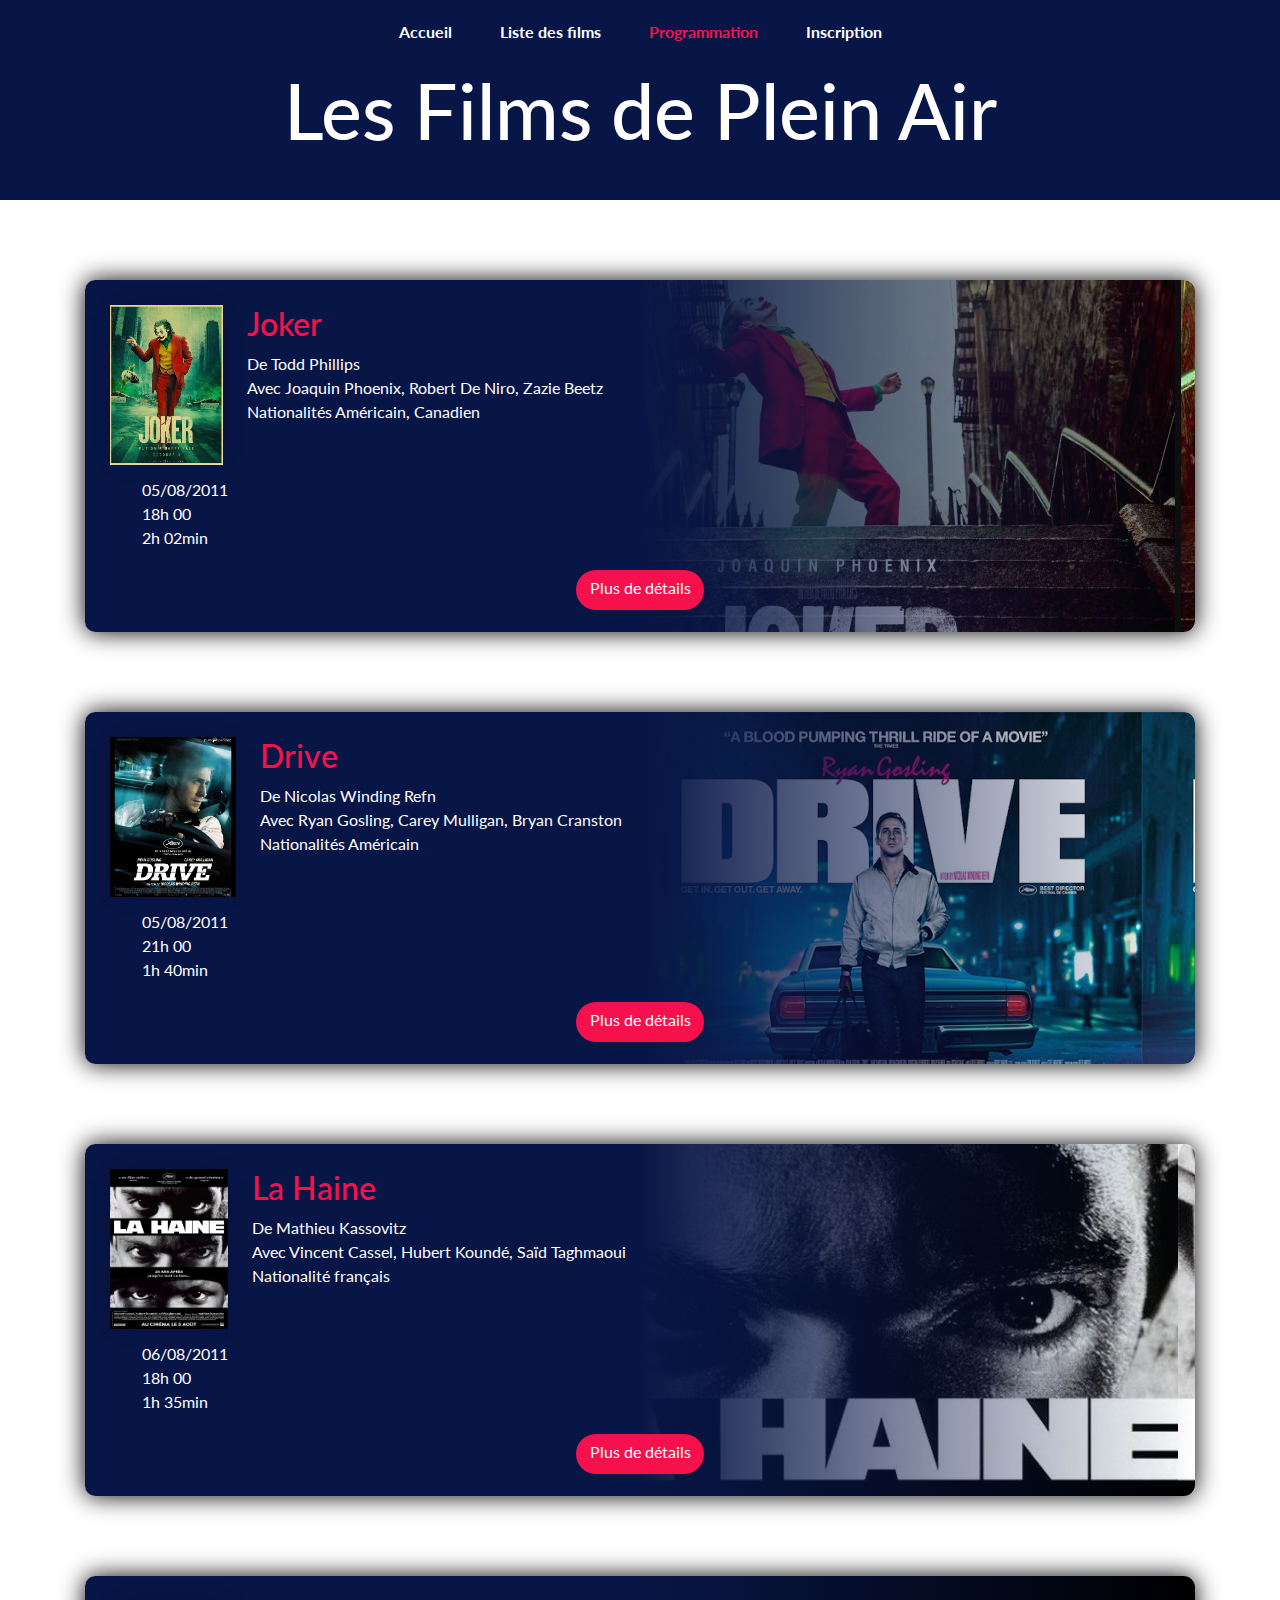
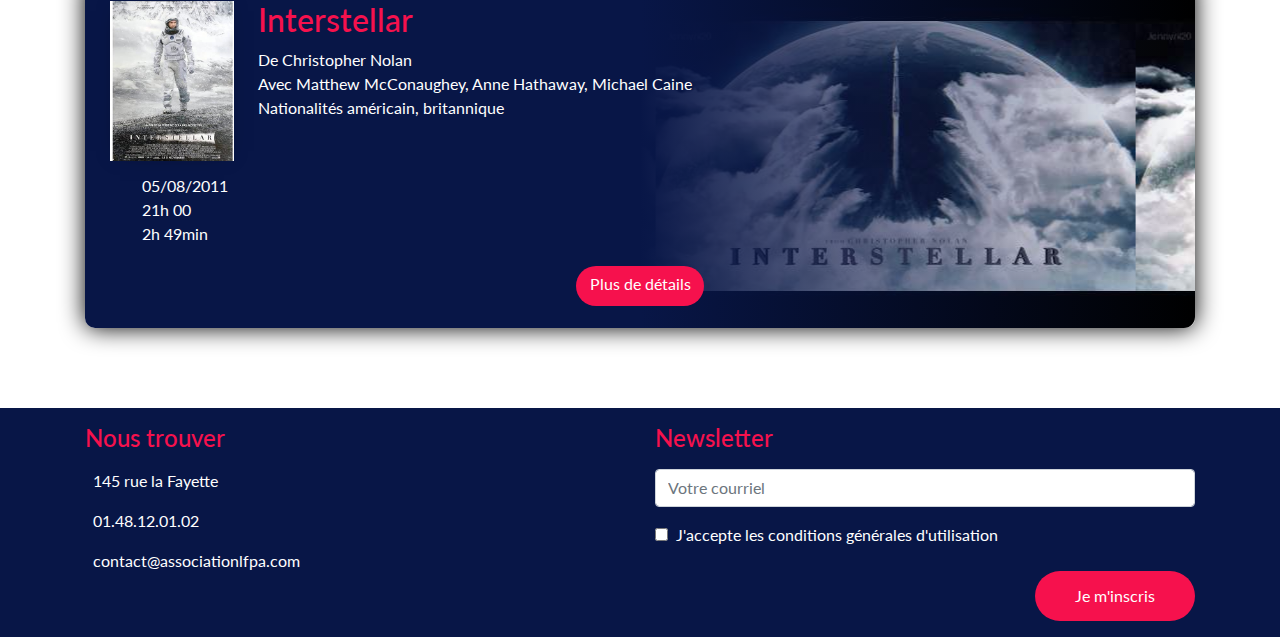
<file: agenda.html>
<!DOCTYPE html>
<html lang="fr">
<head>
    <meta name="viewport" content="width=device-width, initial-scale=1, shrink-to-fit=no">
    <meta charset="UTF-8">
    <link rel="stylesheet" href="https://stackpath.bootstrapcdn.com/bootstrap/4.3.1/css/bootstrap.min.css"
          integrity="sha384-ggOyR0iXCbMQv3Xipma34MD+dH/1fQ784/j6cY/iJTQUOhcWr7x9JvoRxT2MZw1T" crossorigin="anonymous">
    <link rel="stylesheet" href="https://use.fontawesome.com/releases/v5.7.2/css/all.css"
          integrity="sha384-fnmOCqbTlWIlj8LyTjo7mOUStjsKC4pOpQbqyi7RrhN7udi9RwhKkMHpvLbHG9Sr" crossorigin="anonymous">
    <script src="https://code.jquery.com/jquery-3.5.1.min.js"></script>
    <script src="https://stackpath.bootstrapcdn.com/bootstrap/4.5.2/js/bootstrap.min.js"
            integrity="sha384-B4gt1jrGC7Jh4AgTPSdUtOBvfO8shuf57BaghqFfPlYxofvL8/KUEfYiJOMMV+rV"
            crossorigin="anonymous"></script>
    <link rel="stylesheet" href="style.css">
    <title>Les Films de Plein Air</title>
</head>
<body>
<header>
    <div class="bg-cover">
        <div class="ml-0 mr-0 pb-1">
            <nav class="navbar navbar-expand-md">
                <button class="navbar-toggler ml-auto" data-target="#my-nav" data-toggle="collapse"
                        aria-controls="my-nav" aria-expanded="false" onclick="myFunction(this)"
                        aria-label="Toggle navigation">
                    <span class="bar1"></span> <span class="bar2"></span> <span class="bar3"></span>
                </button>
                <div id="my-nav" class="collapse navbar-collapse">
                    <ul class="navbar-nav mx-auto">
                        <li class="nav-item">
                            <a class="nav-link" href="index.html">Accueil</a>
                        </li>
                        <li class="nav-item">
                            <a class="nav-link" href="liste.html">Liste des films</a>
                        </li>
                        <li class="nav-item">
                            <a class="nav-link nav-active" href="agenda.html">Programmation</a>
                        </li>
                        <li class="nav-item">
                            <a class="nav-link" href="inscription.html">Inscription</a>
                        </li>
                    </ul>
                </div>
            </nav>
        </div>
        <h2 class="logo">Les Films de Plein Air</h2>
        <nav class="nav nav-fill">
            <li class="nav-item">
                <a class="nav-link" href="https://facebook.com/" target="_blank"><i
                        class="fab fa-facebook-f"></i></a>
            </li>
            <li class="nav-item">
                <a class="nav-link" href="https://twitter.com/" target="_blank"><i
                        class="fab fa-twitter"></i></a>
            </li>
            <li class="nav-item">
                <a class="nav-link" href="https://instagram.com/"><i class="fab fa-instagram"></i></a>
            </li>
        </nav>
    </div>
</header>

<main<main>

    <div class="container">

        <div class="film_card">
            <div class="info_section">
                <div class="film_header">
                    <img class="petite_affiche" src="Images/ajoker.jpg"/>
                    <h2>Joker</h2>
                    <p>De Todd Phillips <br>
                        Avec Joaquin Phoenix, Robert De Niro, Zazie Beetz <br>
                        Nationalités Américain, Canadien</p>
                </div>
                <div class="film_horaire">
                    <br>
                    <p><i class="far fa-calendar-alt"></i> 05/08/2011 <br><i class="far fa-clock"></i> 18h 00 <br> <i
                            class="fas fa-stopwatch"></i> 2h 02min</p>
                </div>
                <div class="btn mb-2"><a href="details-joker.html">Plus de détails</a></div>
            </div>
            <div class="img_back joker_back"></div>
        </div>

        <div class="film_card">
            <div class="info_section">
                <div class="film_header">
                    <img class="petite_affiche" src="Images/adrive.jpg"/>
                    <h2>Drive</h2>
                    <p>De Nicolas Winding Refn <br>
                        Avec Ryan Gosling, Carey Mulligan, Bryan Cranston <br>
                        Nationalités Américain</p>
                </div>
                <div class="film_horaire">
                    <br>
                    <p><i class="far fa-calendar-alt"></i> 05/08/2011 <br> <i class="far fa-clock"></i> 21h 00 <br> <i
                            class="fas fa-stopwatch"></i> 1h 40min</p>
                </div>
                <div class="btn"><a href="details-drive.html">Plus de détails</a></div>
            </div>
            <div class="img_back drive_back"></div>
        </div>

        <div class="film_card">
            <div class="info_section">
                <div class="film_header">
                    <img class="petite_affiche" src="Images/lahaine.jpg"/>
                    <h2>La Haine</h2>
                    <p>De Mathieu Kassovitz<br>
                        Avec Vincent Cassel, Hubert Koundé, Saïd Taghmaoui<br>
                        Nationalité français</p>
                </div>
                <div class="film_horaire">
                    <br>
                    <p><i class="far fa-calendar-alt"></i> 06/08/2011 <br><i class="far fa-clock"></i> 18h 00 <br> <i
                            class="fas fa-stopwatch"></i> 1h 35min</p>
                </div>

                <div class="btn "><a href="#">Plus de détails</a></div>

            </div>
            <div class="img_back lh_back"></div>
        </div>

        <div class="film_card">
            <div class="info_section">
                <div class="film_header">
                    <img class="petite_affiche" src="Images/interstelllar.jpg"/>
                    <h2>Interstellar</h2>
                    <p>De Christopher Nolan <br>
                        Avec Matthew McConaughey, Anne Hathaway, Michael Caine<br>
                        Nationalités américain, britannique</p>
                </div>
                <div class="film_horaire">
                    <br>
                    <p><i class="far fa-calendar-alt"></i> 05/08/2011 <br><i class="far fa-clock"></i> 21h 00 <br> <i
                            class="fas fa-stopwatch"></i> 2h 49min</p>
                </div>

                <div class="btn "><a href="#">Plus de détails</a></div>

            </div>
            <div class="img_back inter_back"></div>
        </div>
    </div>

</main>


<footer>
    <div class="container">
        <div class="row pt-3">
            <div class="col-md-6 col-12 mb-3">
                <h4 class="mb-3">Nous trouver</h4>
                <p><i class="fas fa-map-marker-alt mr-2"></i> 145 rue la Fayette</p>
                <p><i class="fas fa-phone mr-2"></i> 01.48.12.01.02</p>
                <p><i class="fas fa-at mr-2"></i> contact@associationlfpa.com</p>
            </div>
            <div class="col-md-6 col-12">
                <h4 class="mb-3">Newsletter</h4>
                <p>
                    <input type="text" placeholder="Votre courriel" class="form-control"/>
                </p>
                <p>
                    <input type="checkbox" name="contitions" id="conditions" class="mr-1">
                    <label for="conditions">J'accepte les conditions générales d'utilisation</label>
                </p>
                <p class="text-right">
                    <button class="btn btn-secondary">Je m'inscris</button>
                </p>
            </div>
        </div>
    </div>
</footer>
</body>
</html>
</file>
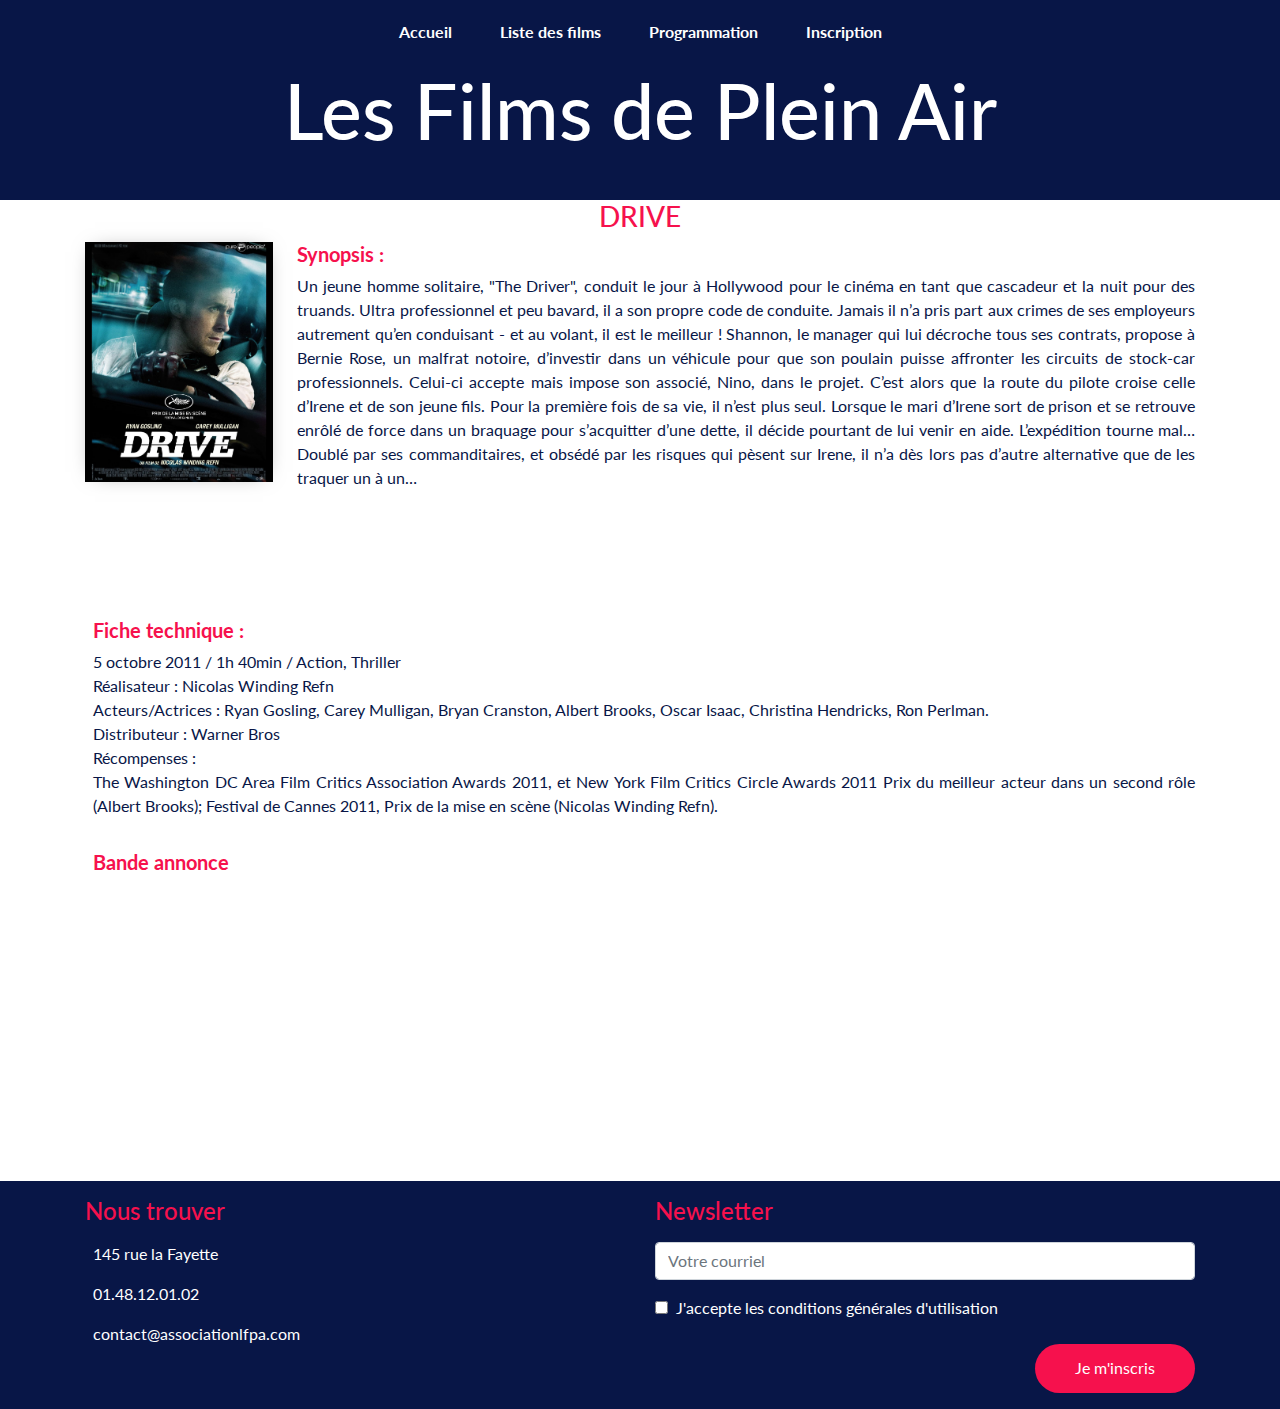
<file: details-drive.html>
<!DOCTYPE html>
<html lang="fr">
<head>
    <meta name="viewport" content="width=device-width, initial-scale=1, shrink-to-fit=no">
    <meta charset="UTF-8">
    <link rel="stylesheet" href="https://stackpath.bootstrapcdn.com/bootstrap/4.3.1/css/bootstrap.min.css"
          integrity="sha384-ggOyR0iXCbMQv3Xipma34MD+dH/1fQ784/j6cY/iJTQUOhcWr7x9JvoRxT2MZw1T" crossorigin="anonymous">
    <link rel="stylesheet" href="https://use.fontawesome.com/releases/v5.7.2/css/all.css"
          integrity="sha384-fnmOCqbTlWIlj8LyTjo7mOUStjsKC4pOpQbqyi7RrhN7udi9RwhKkMHpvLbHG9Sr" crossorigin="anonymous">
    <script src="https://code.jquery.com/jquery-3.5.1.min.js"></script>
    <script src="https://stackpath.bootstrapcdn.com/bootstrap/4.5.2/js/bootstrap.min.js"
            integrity="sha384-B4gt1jrGC7Jh4AgTPSdUtOBvfO8shuf57BaghqFfPlYxofvL8/KUEfYiJOMMV+rV"
            crossorigin="anonymous"></script>
    <link rel="stylesheet" href="style.css">
    <title>Les Films de Plein Air</title>
</head>
<body>
<header>
    <div class="bg-cover">
        <div class="ml-0 mr-0 pb-1">
            <nav class="navbar navbar-expand-md">
                <button class="navbar-toggler ml-auto" data-target="#my-nav" data-toggle="collapse" aria-controls="my-nav" aria-expanded="false" onclick="myFunction(this)" aria-label="Toggle navigation">
                    <span class="bar1"></span> <span class="bar2"></span> <span class="bar3"></span>
                </button>
                <div id="my-nav" class="collapse navbar-collapse">
                    <ul class="navbar-nav mx-auto">
                        <li class="nav-item">
                            <a class="nav-link" href="index.html">Accueil</a>
                        </li>
                        <li class="nav-item">
                            <a class="nav-link" href="liste.html">Liste des films</a>
                        </li>
                        <li class="nav-item">
                            <a class="nav-link" href="agenda.html">Programmation</a>
                        </li>
                        <li class="nav-item">
                            <a class="nav-link" href="inscription.html">Inscription</a>
                        </li>
                    </ul>
                </div>
            </nav>
        </div>
        <h2 class="logo">Les Films de Plein Air</h2>
        <nav class="nav nav-fill">
            <li class="nav-item">
                <a class="nav-link" href="https://facebook.com/" target="_blank"><i
                        class="fab fa-facebook-f"></i></a>
            </li>
            <li class="nav-item">
                <a class="nav-link" href="https://twitter.com/" target="_blank"><i
                        class="fab fa-twitter"></i></a>
            </li>
            <li class="nav-item">
                <a class="nav-link" href="https://instagram.com/"><i class="fab fa-instagram"></i></a>
            </li>
        </nav>
    </div>
</header>
<div class="container">
<main>
    <h3 class="titre_details">Drive</h3>
    <div class="film_details">
        <img  class="petite_affiche" src="Images/adrive.jpg" alt="Affiche du film Drive">
        <div class="description_film">
            <h5>Synopsis :</h5>
            <p>Un jeune homme solitaire, "The Driver", conduit le jour à Hollywood pour le cinéma en tant que cascadeur
                et la nuit pour des truands. Ultra professionnel et peu bavard, il a son propre code de conduite. Jamais
                il n’a pris part aux crimes de ses employeurs autrement qu’en conduisant - et au volant, il est le
                meilleur !
                Shannon, le manager qui lui décroche tous ses contrats, propose à Bernie Rose, un malfrat notoire,
                d’investir dans un véhicule pour que son poulain puisse affronter les circuits de stock-car
                professionnels. Celui-ci accepte mais impose son associé, Nino, dans le projet.
                C’est alors que la route du pilote croise celle d’Irene et de son jeune fils.
                Pour la première fois de sa vie, il n’est plus seul.
                Lorsque le mari d’Irene sort de prison et se retrouve enrôlé de force dans un braquage pour s’acquitter
                d’une dette, il décide pourtant de lui venir en aide. L’expédition tourne mal…
                Doublé par ses commanditaires, et obsédé par les risques qui pèsent sur Irene, il n’a dès lors pas
                d’autre alternative que de les traquer un à un…
            </p>
        </div>
    </div>
    <div class="fiche_technique">
        <h5>Fiche technique :</h5>
        <p>5 octobre 2011 / 1h 40min / Action, Thriller <br>
            Réalisateur : Nicolas Winding Refn <br>
            Acteurs/Actrices : Ryan Gosling, Carey Mulligan, Bryan Cranston, Albert Brooks, Oscar Isaac,
            Christina Hendricks, Ron Perlman.<br>
            Distributeur : Warner Bros <br>
            Récompenses : <br>The Washington DC Area Film Critics Association Awards 2011, et
            New York Film Critics Circle Awards 2011 Prix du meilleur acteur dans un second rôle (Albert Brooks);
            Festival de Cannes 2011, Prix de la mise en scène (Nicolas Winding Refn).
        </p>
    </div>
    <div class="trailer">
        <h5>Bande annonce</h5>
        <iframe width="560" height="315" src="https://www.youtube.com/embed/4Wz990aqSDA" frameborder="0"
                allow="accelerometer; autoplay; clipboard-write; encrypted-media; gyroscope; picture-in-picture"
                allowfullscreen>
        </iframe>
    </div>

</main>
</div>


<footer>
    <div class="container">
        <div class="row pt-3">
            <div class="col-md-6 col-12 mb-3">
                <h4 class="mb-3">Nous trouver</h4>
                <p><i class="fas fa-map-marker-alt mr-2"></i> 145 rue la Fayette</p>
                <p><i class="fas fa-phone mr-2"></i> 01.48.12.01.02</p>
                <p><i class="fas fa-at mr-2"></i> contact@associationlfpa.com</p>
            </div>
            <div class="col-md-6 col-12">
                <h4 class="mb-3">Newsletter</h4>
                <p>
                    <input type="text" placeholder="Votre courriel" class="form-control"/>
                </p>
                <p>
                    <input type="checkbox" name="contitions" id="conditions" class="mr-1">
                    <label for="conditions">J'accepte les conditions générales d'utilisation</label>
                </p>
                <p class="text-right">
                    <button class="btn btn-secondary">Je m'inscris</button>
                </p>
            </div>
        </div>
    </div>
</footer>
</body>
</html>
</file>
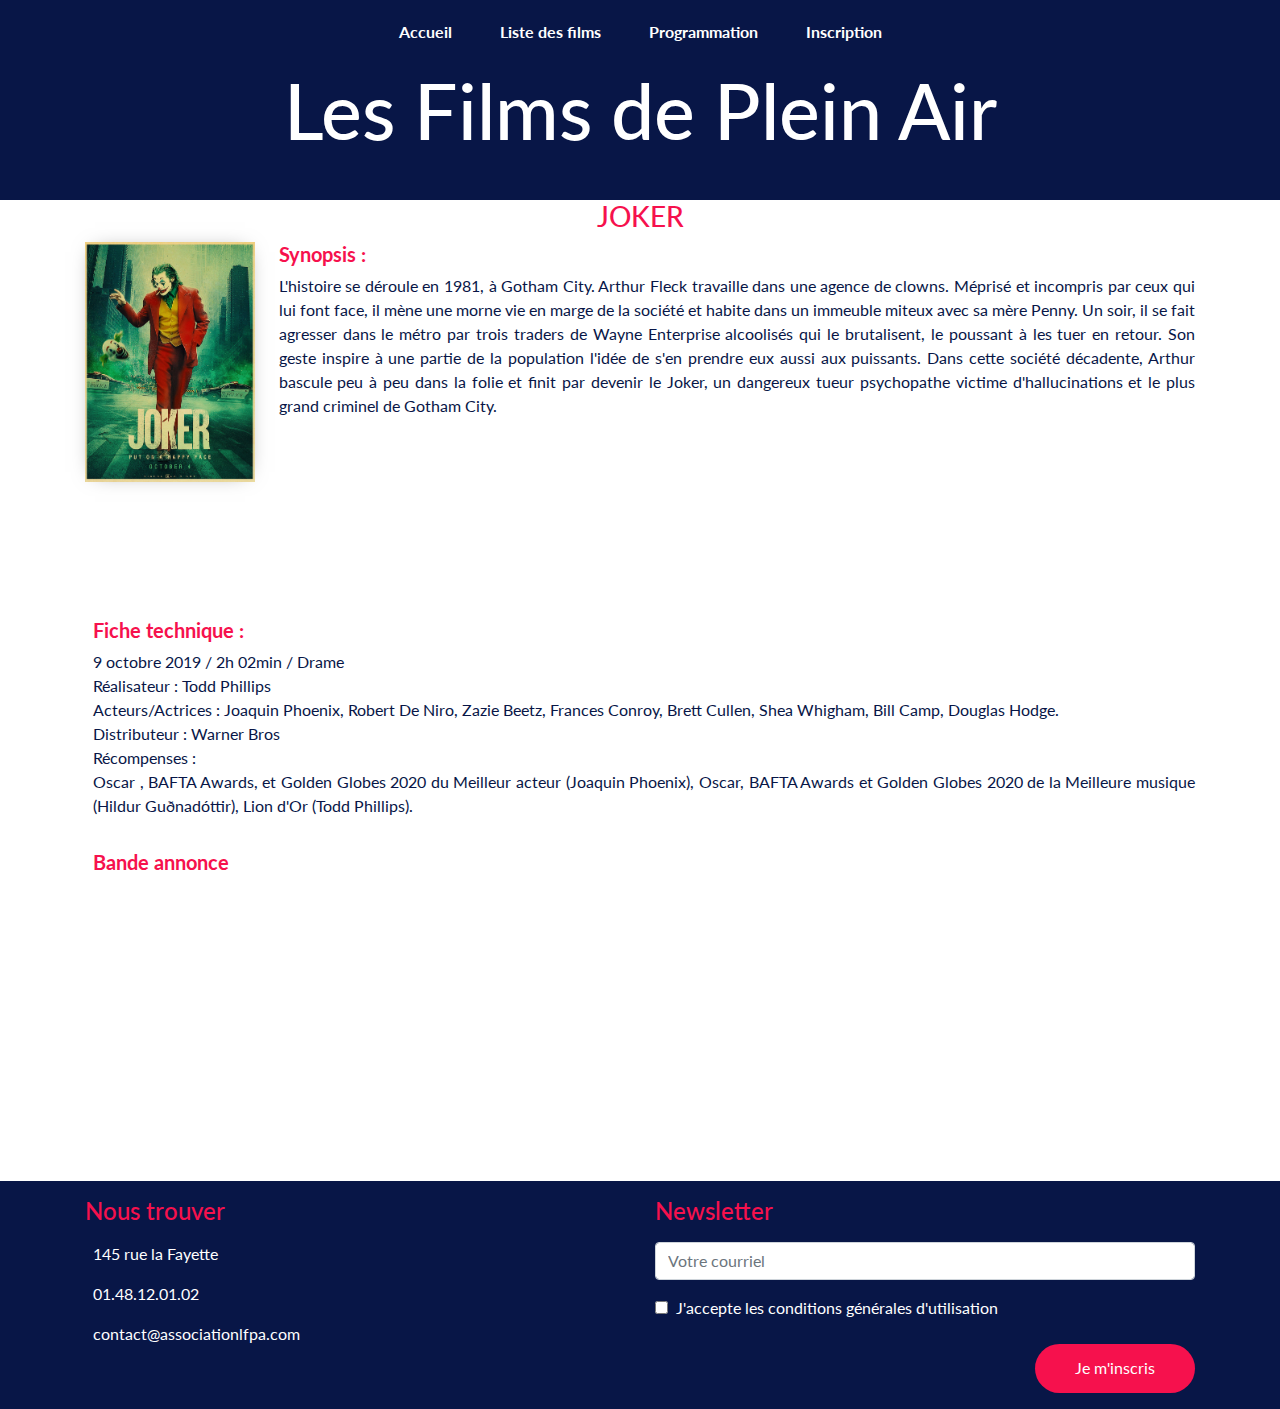
<file: details-joker.html>
<!DOCTYPE html>
<html lang="fr">
<head>
    <meta name="viewport" content="width=device-width, initial-scale=1, shrink-to-fit=no">
    <meta charset="UTF-8">
    <link rel="stylesheet" href="https://stackpath.bootstrapcdn.com/bootstrap/4.3.1/css/bootstrap.min.css"
          integrity="sha384-ggOyR0iXCbMQv3Xipma34MD+dH/1fQ784/j6cY/iJTQUOhcWr7x9JvoRxT2MZw1T" crossorigin="anonymous">
    <link rel="stylesheet" href="https://use.fontawesome.com/releases/v5.7.2/css/all.css"
          integrity="sha384-fnmOCqbTlWIlj8LyTjo7mOUStjsKC4pOpQbqyi7RrhN7udi9RwhKkMHpvLbHG9Sr" crossorigin="anonymous">
    <script src="https://code.jquery.com/jquery-3.5.1.min.js"></script>
    <script src="https://stackpath.bootstrapcdn.com/bootstrap/4.5.2/js/bootstrap.min.js"
            integrity="sha384-B4gt1jrGC7Jh4AgTPSdUtOBvfO8shuf57BaghqFfPlYxofvL8/KUEfYiJOMMV+rV"
            crossorigin="anonymous"></script>
    <link rel="stylesheet" href="style.css">
    <title>Les Films de Plein Air</title>
</head>
<body>
<header>
    <div class="bg-cover">
        <div class="ml-0 mr-0 pb-1">
            <nav class="navbar navbar-expand-md">
                <button class="navbar-toggler ml-auto" data-target="#my-nav" data-toggle="collapse" aria-controls="my-nav" aria-expanded="false" onclick="myFunction(this)" aria-label="Toggle navigation">
                    <span class="bar1"></span> <span class="bar2"></span> <span class="bar3"></span>
                </button>
                <div id="my-nav" class="collapse navbar-collapse">
                    <ul class="navbar-nav mx-auto">
                        <li class="nav-item">
                            <a class="nav-link" href="index.html">Accueil</a>
                        </li>
                        <li class="nav-item">
                            <a class="nav-link" href="liste.html">Liste des films</a>
                        </li>
                        <li class="nav-item">
                            <a class="nav-link" href="agenda.html">Programmation</a>
                        </li>
                        <li class="nav-item">
                            <a class="nav-link" href="inscription.html">Inscription</a>
                        </li>
                    </ul>
                </div>
            </nav>
        </div>
        <h2 class="logo">Les Films de Plein Air</h2>
        <nav class="nav nav-fill">
            <li class="nav-item">
                <a class="nav-link" href="https://facebook.com/" target="_blank"><i
                        class="fab fa-facebook-f"></i></a>
            </li>
            <li class="nav-item">
                <a class="nav-link" href="https://twitter.com/" target="_blank"><i
                        class="fab fa-twitter"></i></a>
            </li>
            <li class="nav-item">
                <a class="nav-link" href="https://instagram.com/"><i class="fab fa-instagram"></i></a>
            </li>
        </nav>
    </div>
</header>
<div class="container">
<main>
    <h3 class="titre_details">Joker</h3>
        <div class="film_details">
            <img  class="petite_affiche" src="Images/ajoker.jpg" alt="Affiche du film Joker">
            <div class="description_film">
                <h5>Synopsis :</h5>
                <p>L'histoire se déroule en 1981, à Gotham City. Arthur Fleck travaille dans une agence de clowns.
                    Méprisé et incompris par ceux qui lui font face, il mène une morne vie en marge de la société
                    et habite dans un immeuble miteux avec sa mère Penny.
                    Un soir, il se fait agresser dans le métro par trois traders de Wayne Enterprise alcoolisés
                    qui le brutalisent, le poussant à les tuer en retour.
                    Son geste inspire à une partie de la population l'idée de s'en prendre eux aussi aux puissants.
                    Dans cette société décadente, Arthur bascule peu à peu dans la folie et finit par devenir le Joker,
                    un dangereux tueur psychopathe victime d'hallucinations et le plus grand criminel de Gotham City.
                </p>
            </div>
        </div>
    <div class="fiche_technique">
        <h5>Fiche technique :</h5>
        <p>9 octobre 2019 / 2h 02min / Drame <br>
            Réalisateur : Todd Phillips <br>
            Acteurs/Actrices : Joaquin Phoenix, Robert De Niro, Zazie Beetz, Frances Conroy, Brett Cullen,
            Shea Whigham, Bill Camp, Douglas Hodge.<br>
            Distributeur : Warner Bros <br>
            Récompenses : <br> Oscar , BAFTA Awards, et Golden Globes 2020 du Meilleur acteur  (Joaquin Phoenix),
            Oscar, BAFTA Awards et Golden Globes 2020 de la Meilleure musique (Hildur Guðnadóttir),
            Lion d'Or (Todd Phillips).
        </p>
    </div>
    <div class="trailer">
        <h5>Bande annonce</h5>
        <iframe width="560" height="315" src="https://www.youtube.com/embed/OoTx1cYC5u8?start=6" frameborder="0"
                allow="accelerometer; autoplay; clipboard-write; encrypted-media; gyroscope; picture-in-picture"
                allowfullscreen>
        </iframe>
    </div>
</main>
</div>


<footer>
    <div class="container">
        <div class="row pt-3">
            <div class="col-md-6 col-12 mb-3">
                <h4 class="mb-3">Nous trouver</h4>
                <p><i class="fas fa-map-marker-alt mr-2"></i> 145 rue la Fayette</p>
                <p><i class="fas fa-phone mr-2"></i> 01.48.12.01.02</p>
                <p><i class="fas fa-at mr-2"></i> contact@associationlfpa.com</p>
            </div>
            <div class="col-md-6 col-12">
                <h4 class="mb-3">Newsletter</h4>
                <p>
                    <input type="text" placeholder="Votre courriel" class="form-control"/>
                </p>
                <p>
                    <input type="checkbox" name="contitions" id="conditions" class="mr-1">
                    <label for="conditions">J'accepte les conditions générales d'utilisation</label>
                </p>
                <p class="text-right">
                    <button class="btn btn-secondary">Je m'inscris</button>
                </p>
            </div>
        </div>
    </div>
</footer>
</body>
</html>
</file>
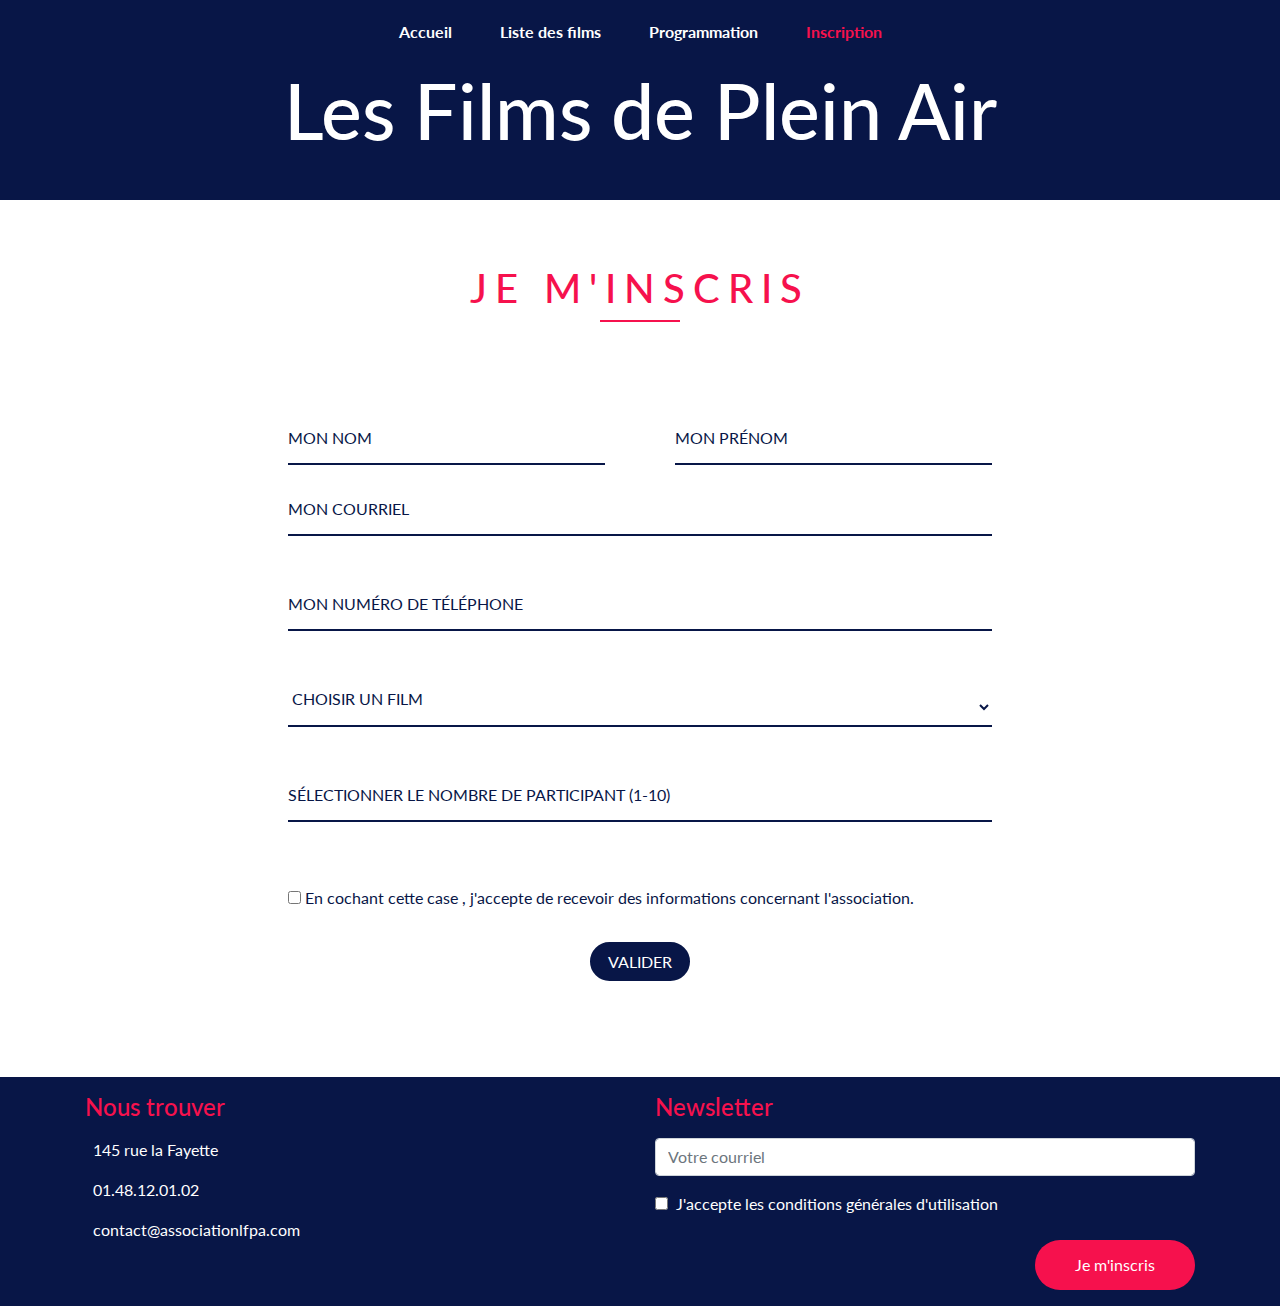
<file: inscription.html>
<!DOCTYPE html>
<html lang="fr">
<head>
    <meta name="viewport" content="width=device-width, initial-scale=1, shrink-to-fit=no">
    <meta charset="UTF-8">
    <link rel="stylesheet" href="https://stackpath.bootstrapcdn.com/bootstrap/4.3.1/css/bootstrap.min.css"
          integrity="sha384-ggOyR0iXCbMQv3Xipma34MD+dH/1fQ784/j6cY/iJTQUOhcWr7x9JvoRxT2MZw1T" crossorigin="anonymous">
    <link rel="stylesheet" href="https://use.fontawesome.com/releases/v5.7.2/css/all.css"
          integrity="sha384-fnmOCqbTlWIlj8LyTjo7mOUStjsKC4pOpQbqyi7RrhN7udi9RwhKkMHpvLbHG9Sr" crossorigin="anonymous">
    <script src="https://code.jquery.com/jquery-3.5.1.min.js"></script>
    <script src="https://stackpath.bootstrapcdn.com/bootstrap/4.5.2/js/bootstrap.min.js"
            integrity="sha384-B4gt1jrGC7Jh4AgTPSdUtOBvfO8shuf57BaghqFfPlYxofvL8/KUEfYiJOMMV+rV"
            crossorigin="anonymous"></script>
    <link rel="stylesheet" href="style.css">
    <title>Les Films de Plein Air</title>
</head>
<body>
<header>
    <div class="bg-cover">
        <div class="ml-0 mr-0 pb-1">
            <nav class="navbar navbar-expand-md">
                <button class="navbar-toggler ml-auto" data-target="#my-nav" data-toggle="collapse" aria-controls="my-nav" aria-expanded="false" onclick="myFunction(this)" aria-label="Toggle navigation">
                    <span class="bar1"></span> <span class="bar2"></span> <span class="bar3"></span>
                </button>
                <div id="my-nav" class="collapse navbar-collapse">
                    <ul class="navbar-nav mx-auto">
                        <li class="nav-item">
                            <a class="nav-link" href="index.html">Accueil</a>
                        </li>
                        <li class="nav-item">
                            <a class="nav-link" href="liste.html">Liste des films</a>
                        </li>
                        <li class="nav-item">
                            <a class="nav-link" href="agenda.html">Programmation</a>
                        </li>
                        <li class="nav-item">
                            <a class="nav-link nav-active" href="inscription.html">Inscription</a>
                        </li>
                    </ul>
                </div>
            </nav>
        </div>
        <h2 class="logo">Les Films de Plein Air</h2>
        <nav class="nav nav-fill">
            <li class="nav-item">
                <a class="nav-link" href="https://facebook.com/" target="_blank"><i
                        class="fab fa-facebook-f"></i></a>
            </li>
            <li class="nav-item">
                <a class="nav-link" href="https://twitter.com/" target="_blank"><i
                        class="fab fa-twitter"></i></a>
            </li>
            <li class="nav-item">
                <a class="nav-link" href="https://instagram.com/"><i class="fab fa-instagram"></i></a>
            </li>
        </nav>
    </div>
</header>

<main>
    <div class="form_card">
        <h1> Je m'inscris </h1>
        <div class="underline">
        </div>
        <form action="#" method="post" id="contact_form">
            <div class="name">
                <label for="name"></label>
                <input type="text" placeholder="Mon nom" name="name" id="name_input" required>
            </div>
            <div class="forname">
                <label for="forname"></label>
                <input type="text" placeholder="Mon prénom" name="forname" id="forname_input" required>
            </div>
            <div class="email">
                <label for="email"></label>
                <input type="email" placeholder="Mon courriel" name="email" id="email_input" required>
            </div>
            <div class="telephone">
                <label for="name"></label>
                <input type="text" placeholder="Mon numéro de téléphone" name="telephone" id="telephone_input" required>
            </div>
            <div class="choix_film">
                <label for="choix_film"></label>
                <select placeholder="Choix film" name="subject" id="subject_input" required>
                    <option disabled hidden selected>Choisir un film</option>
                    <option>Joker</option>
                    <option>Drive</option>
                    <option>La Haine</option>
                    <option>Interstellar</option>
                </select>
            </div>
            <label for="nbr_participate"></label>
            <input type="number" placeholder="Sélectionner le nombre de participant (1-10)" name="nbr_participate" id="nbr_participate" min="1" max="10">

            <div class="cgu">
                <input type="checkbox"> En cochant cette case , j'accepte de recevoir des informations concernant l'association. </input>
            </div>
            <div class="submit">
                <input type="submit" value="Valider" id="form_button" />
            </div>
        </form>
    </div>
</main>


<footer>
    <div class="container">
        <div class="row pt-3">
            <div class="col-md-6 col-12 mb-3">
                <h4 class="mb-3">Nous trouver</h4>
                <p><i class="fas fa-map-marker-alt mr-2"></i> 145 rue la Fayette</p>
                <p><i class="fas fa-phone mr-2"></i> 01.48.12.01.02</p>
                <p><i class="fas fa-at mr-2"></i> contact@associationlfpa.com</p>
            </div>
            <div class="col-md-6 col-12">
                <h4 class="mb-3">Newsletter</h4>
                <p>
                    <input type="text" placeholder="Votre courriel" class="form-control"/>
                </p>
                <p>
                    <input type="checkbox" name="contitions" id="conditions" class="mr-1">
                    <label for="conditions">J'accepte les conditions générales d'utilisation</label>
                </p>
                <p class="text-right">
                    <button class="btn btn-secondary">Je m'inscris</button>
                </p>
            </div>
        </div>
    </div>
</footer>
</body>
</html>
</file>
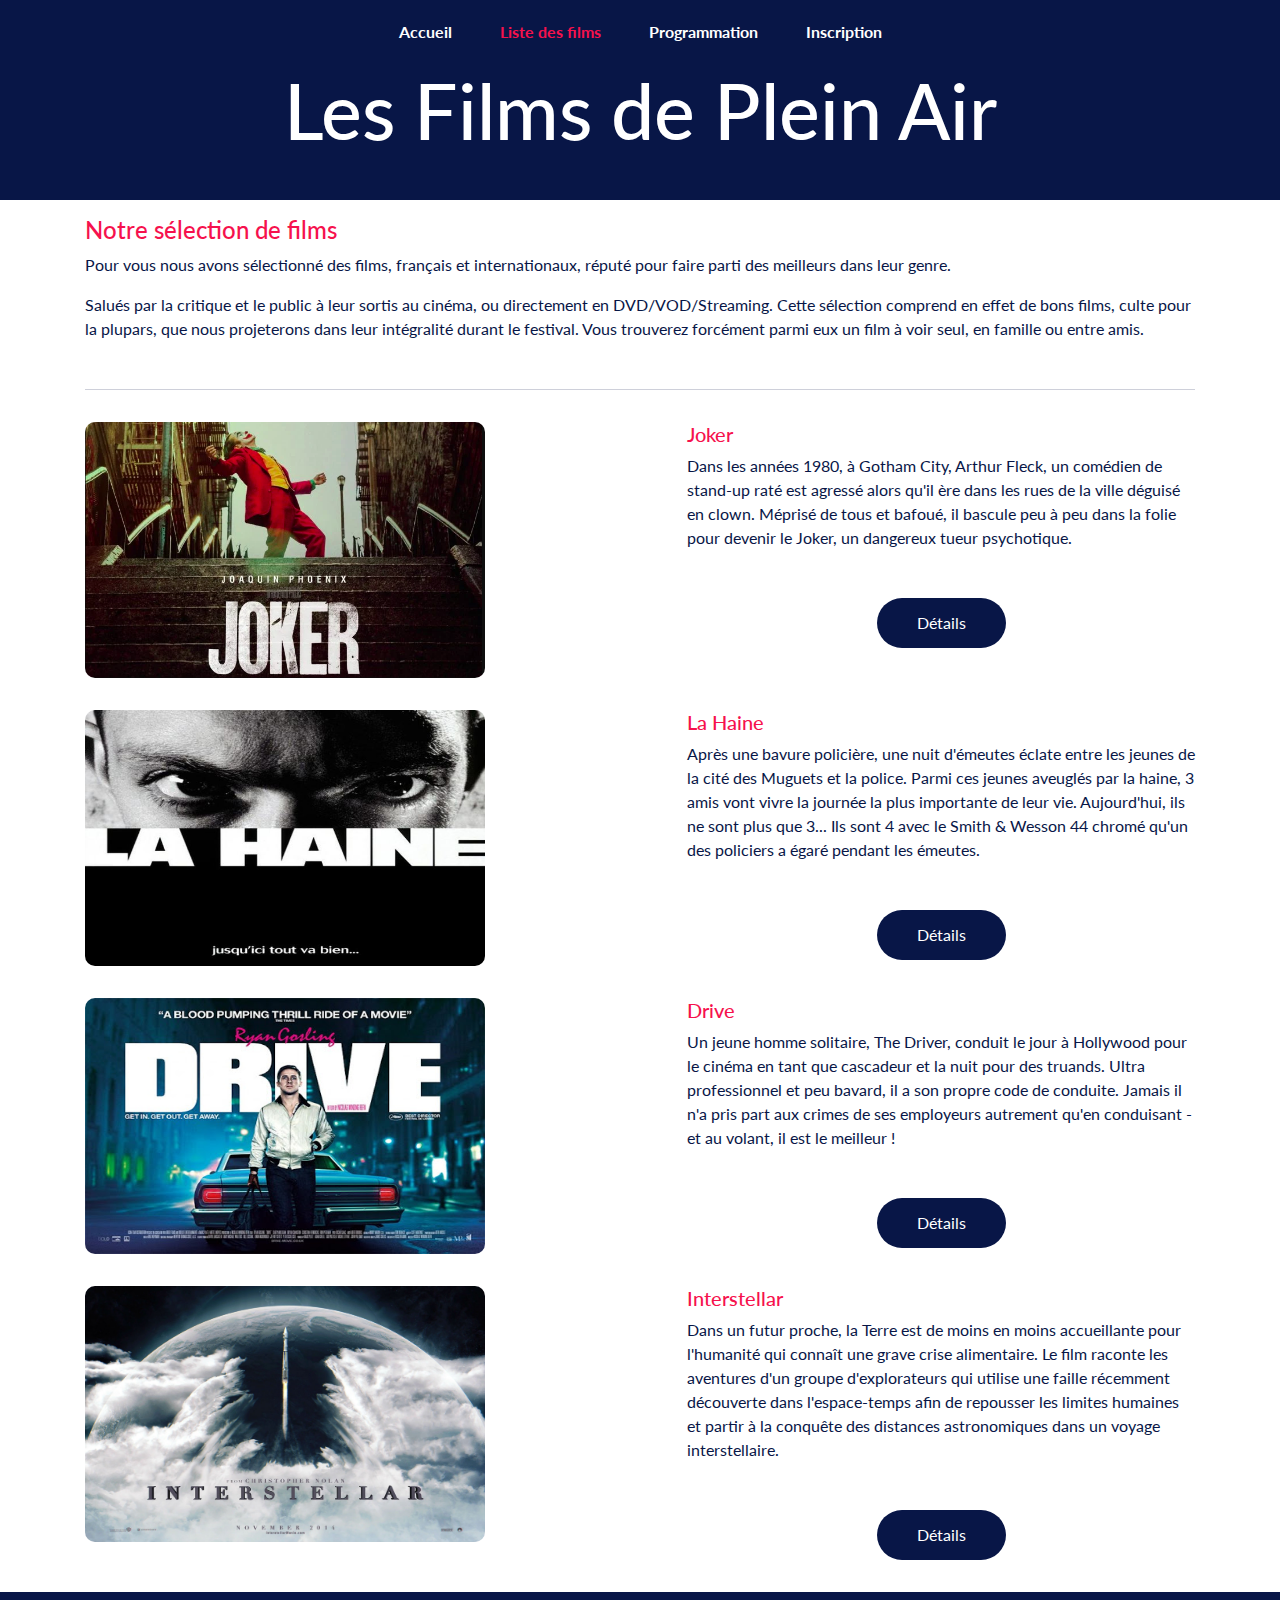
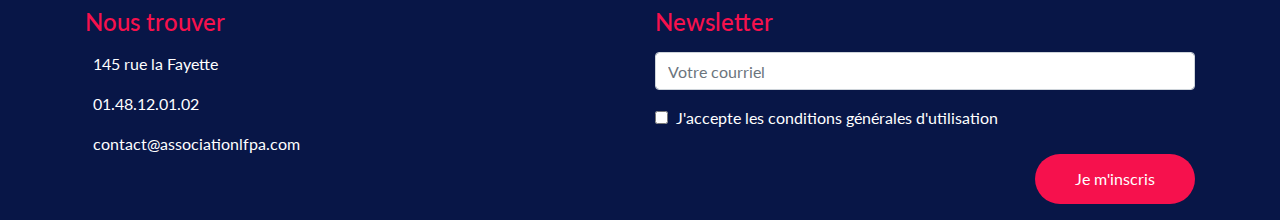
<file: liste.html>
<!DOCTYPE html>
<html lang="fr">
<head>
    <meta name="viewport" content="width=device-width, initial-scale=1, shrink-to-fit=no">
    <meta charset="UTF-8">
    <link rel="stylesheet" href="https://stackpath.bootstrapcdn.com/bootstrap/4.3.1/css/bootstrap.min.css"
          integrity="sha384-ggOyR0iXCbMQv3Xipma34MD+dH/1fQ784/j6cY/iJTQUOhcWr7x9JvoRxT2MZw1T" crossorigin="anonymous">
    <link rel="stylesheet" href="https://use.fontawesome.com/releases/v5.7.2/css/all.css"
          integrity="sha384-fnmOCqbTlWIlj8LyTjo7mOUStjsKC4pOpQbqyi7RrhN7udi9RwhKkMHpvLbHG9Sr" crossorigin="anonymous">
    <script src="https://code.jquery.com/jquery-3.5.1.min.js"></script>
    <script src="https://stackpath.bootstrapcdn.com/bootstrap/4.5.2/js/bootstrap.min.js"
            integrity="sha384-B4gt1jrGC7Jh4AgTPSdUtOBvfO8shuf57BaghqFfPlYxofvL8/KUEfYiJOMMV+rV"
            crossorigin="anonymous"></script>
    <link rel="stylesheet" href="style.css">
    <title>Les Films de Plein Air</title>
</head>
<body>
    <header>
        <div class="bg-cover">
            <div class="ml-0 mr-0 pb-1">
                <nav class="navbar navbar-expand-md">
                    <button class="navbar-toggler ml-auto" data-target="#my-nav" data-toggle="collapse"
                            aria-controls="my-nav" aria-expanded="false" onclick="myFunction(this)"
                            aria-label="Toggle navigation">
                        <span class="bar1"></span> <span class="bar2"></span> <span class="bar3"></span>
                    </button>
                    <div id="my-nav" class="collapse navbar-collapse">
                        <ul class="navbar-nav mx-auto">
                            <li class="nav-item">
                                <a class="nav-link" href="index.html">Accueil</a>
                            </li>
                            <li class="nav-item">
                                <a class="nav-link nav-active" href="liste.html">Liste des films</a>
                            </li>
                            <li class="nav-item">
                                <a class="nav-link" href="agenda.html">Programmation</a>
                            </li>
                            <li class="nav-item">
                                <a class="nav-link" href="inscription.html">Inscription</a>
                            </li>
                        </ul>
                    </div>
                </nav>
            </div>
            <h2 class="logo">Les Films de Plein Air</h2>
            <nav class="nav nav-fill">
                <li class="nav-item">
                    <a class="nav-link" href="https://facebook.com/" target="_blank"><i
                            class="fab fa-facebook-f"></i></a>
                </li>
                <li class="nav-item">
                    <a class="nav-link" href="https://twitter.com/" target="_blank"><i
                            class="fab fa-twitter"></i></a>
                </li>
                <li class="nav-item">
                    <a class="nav-link" href="https://instagram.com/"><i class="fab fa-instagram"></i></a>
                </li>
            </nav>
        </div>
    </header>

    <div class="container mt-3">
        <main>
            <div class="row">
                <div class="col-12">
            <h4>Notre sélection de films</h4>
            <p>Pour vous nous avons sélectionné des films, français et internationaux, réputé pour faire parti des meilleurs dans leur genre.</p>
            <p>Salués par la critique et le public à leur sortis au cinéma, ou directement en DVD/VOD/Streaming.
                Cette sélection comprend en effet de bons films, culte pour la plupars, que nous projeterons dans leur intégralité durant le festival.
                Vous trouverez forcément parmi eux un film à voir seul, en famille ou entre amis.</p>
                </div>
            </div>
            <hr class="separator" />
            <div class="row">
                <div class="col-12">

                    <div class="film-list">
                        <div class="row">
                            <div class="col-md-6 col-12">
                                <a href="details-joker.html"><img src="Images/joker.png" alt="Affiche du film Joker"></a>
                            </div>
                            <div class="col-md-6 col-12">
                                <div class="description">
                                    <h5>Joker</h5>
                                    <p>Dans les années 1980, à Gotham City, Arthur Fleck, un comédien de stand-up raté est
                                        agressé alors qu'il ère dans les rues de la ville déguisé en clown.
                                        Méprisé de tous et bafoué, il bascule peu à peu dans la folie pour devenir le Joker, un
                                        dangereux tueur psychotique.</p>
                                    <div class="btn btn-info"><a href="details-joker.html">Détails</a></div>
                                </div>
                            </div>
                        </div>
                    </div>
                    <div class="film-list">
                        <div class="row">
                            <div class="col-md-6 col-12">
                                <a href="#"><img src="Images/LaHaine-2.jpg" alt="Affiche du film La Haine"></a>
                            </div>
                            <div class="col-md-6 col-12">
                                <div class="description">
                                    <h5>La Haine</h5>
                                    <p>Après une bavure policière, une nuit d'émeutes éclate entre les jeunes de la cité
                                        des Muguets et la police. Parmi ces jeunes aveuglés par la haine, 3 amis vont
                                        vivre la journée la plus importante de leur vie. Aujourd'hui, ils ne sont plus
                                        que 3... Ils sont 4 avec le Smith & Wesson 44 chromé qu'un des policiers a égaré
                                        pendant les émeutes.</p>
                                    <div class="btn btn-info"><a href="#">Détails</a></div>
                                </div>
                            </div>
                        </div>
                    </div>
                    <div class="film-list">
                        <div class="row">
                            <div class="col-md-6 col-12">
                                <a href="details-drive.html"><img src="Images/drive.jpg" alt="Affiche du film Drive"></a>
                            </div>
                            <div class="col-md-6 col-12">
                                <div class="description">
                                    <h5>Drive</h5>
                                    <p>Un jeune homme solitaire, The Driver, conduit le jour à Hollywood pour le cinéma
                                        en tant que cascadeur et la nuit pour des truands.
                                        Ultra professionnel et peu bavard, il a son propre code de conduite.
                                        Jamais il n'a pris part aux crimes de ses employeurs autrement qu'en conduisant
                                        - et au volant, il est le meilleur !</p>
                                    <div class="btn btn-info"><a href="details-drive.html">Détails</a></div>
                                </div>
                            </div>
                        </div>
                    </div>
                    <div class="film-list">
                        <div class="row">
                            <div class="col-md-6 col-12">
                                <a href="#"><img src="Images/interstellar.jpeg" alt="Affiche du film Interstellar"></a>
                            </div>
                            <div class="col-md-6 col-12">
                                <div class="description">
                                    <h5>Interstellar</h5>
                                    <p>Dans un futur proche, la Terre est de moins en moins accueillante pour l'humanité
                                        qui connaît une grave crise alimentaire. Le film raconte les aventures d'un
                                        groupe d'explorateurs qui utilise une faille récemment découverte dans
                                        l'espace-temps afin de repousser les limites humaines et partir à la conquête
                                        des distances astronomiques dans un voyage interstellaire.</p>
                                    <div class="btn btn-info"><a href="#">Détails</a></div>
                                </div>
                            </div>
                        </div>
                    </div>
                </div>
            </div>
        </main>
    </div>

    <footer>
        <div class="container">
            <div class="row pt-3">
                <div class="col-md-6 col-12 mb-3">
                    <h4 class="mb-3">Nous trouver</h4>
                    <p><i class="fas fa-map-marker-alt mr-2"></i> 145 rue la Fayette</p>
                    <p><i class="fas fa-phone mr-2"></i> 01.48.12.01.02</p>
                    <p><i class="fas fa-at mr-2"></i> contact@associationlfpa.com</p>
                </div>
                <div class="col-md-6 col-12">
                    <h4 class="mb-3">Newsletter</h4>
                    <p>
                        <input type="text" placeholder="Votre courriel" class="form-control"/>
                    </p>
                    <p>
                        <input type="checkbox" name="contitions" id="conditions" class="mr-1">
                        <label for="conditions">J'accepte les conditions générales d'utilisation</label>
                    </p>
                    <p class="text-right">
                        <button class="btn btn-secondary">Je m'inscris</button>
                    </p>
                </div>
            </div>
        </div>
    </footer>
</body>
</html>
</file>
<file: style.css>
/*Base*/
@import url('https://fonts.googleapis.com/css2?family=Lato&display=swap');

:root {
    --color-primary: #081647;
    --color-secondary: #f6114D;
}

body {
    font-family: "Lato";
    font-size: 16px;
    color: var(--color-primary);
}

h1, h2, h3, h4, h5, h6 {
    color: var(--color-secondary);
}

a.nav-active {
    color: var(--color-secondary);
}

.text-color {
    color: #ededed;
}

/*Header et navbar*/

header {
    text-align: center;
    padding: 1.3rem 0;
    padding-bottom: 1rem;
    padding-top: 0;
    background: var(--color-primary);
}
header .bg-cover{
    padding: 4px;
    height:100%;
}
header h2.logo {
    font-size: 6vw;
    color: white;
}
header .nav-fill {
    max-width: 16rem;
    margin: auto;
}
header .nav-fill a {
    color: #ffffff;
}
header .nav-fill li:hover a {
    color: var(--color-secondary);
}
header .navbar li.nav-item a.nav-link {
    font-weight: bold;
    padding-right: 1.5rem;
    padding-left: 1.5rem;
}
header .navbar li.nav-item a.nav-link:hover{
    color: var(--color-secondary);
}

/*Main content*/


.card img{
    max-height: 250px;
    object-fit: cover;
}

.liste{
    display:flex;
    justify-content: center;
    flex-wrap: wrap;
}
.btn{
    border-radius: 30px;
    margin: auto;
    background-color: var(--color-primary);
    border: var(--color-primary);
    padding: 0.8em 2.5em;
}

.btn-secondary {
    background-color: var(--color-secondary);
}

.btn:hover{
    background-color: var(--color-secondary);
    transform: scale(1.1);
    transition: all 0.4s;
}
a{
    color: #ffffff;
}
a:hover {
    text-decoration: none;
    color: #ffffff;
}
header .bar1, header .bar2, header .bar3 {
    width: 25px;
    height: 2px;
    background-color: #ffffff;
    margin: 5px 0;
    transition: 0.4s;
    display: block;
    position: relative;
}
#carouselExampleSlidesOnly img{
    object-fit: cover;
    max-height: 25rem;
}

.carousel-control-prev-icon, .carousel-control-next-icon {
    filter: grayscale(100%);
}

/*Footer*/
footer{
    background: var(--color-primary);
}

footer p {
    color: white;
}
.ftr{
    display: flex;
    justify-content: space-around;
}
footer  a:hover {
    color: var(--color-secondary);
}
footer .ftr a.nav-link {
    padding: 0;
}
.social-network{
    flex-direction: column;
}
.newsletter label{
    color: white;
    margin: 10px 0;
}
.newsletter .btn{
    margin: 0;
}
.newsletter .btn a:hover{
    color: white;
}
.newsletter input[type='text']{
    border-radius: 7px;
}
@media screen and (max-width: 768px) {
    footer{
        height: auto;
        padding: 3px;
    }
    .ftr{
        display: flex;
        flex-wrap: wrap;
    }
    .newsletter .btn{
        margin-bottom: 10px;
    }
}



/*page liste*/


.film-list{
    display: flex;
    align-items: center;
    margin-bottom: 2rem;
}
.film-list .btn{
    min-width: 8rem;
}
.film-list img{
    width: 25rem;
    height: 16rem;
    border-radius: 10px;
}
.film-list img:hover{
    transform: scale(1.1);
    transition: all 0.4s;
}
.description {
    margin-left: 2rem;
    display: flex;
    flex-direction: column;
}
.description .btn{
    margin-top: 2rem;
}
.separator {
    border-top: 1px solid rgba(8, 22, 71,.2);
    margin-top: 2em;
    margin-bottom: 2em;
}
@media screen and (max-width: 992px){
    .film-list img{
        width: 22rem;
        height: 14rem;
    }
    .description .btn{
        margin-top: 1rem;
        margin-bottom: 2rem;
    }
}
@media screen and (max-width: 768px){
    .film-list img{
        width: 100%;
        height: auto;
        margin-bottom: 1rem;
    }
    .description .btn{
        margin-top: 1rem;
        margin-bottom: 2rem;
    }
}

/*page programmation*/
@import url('https://fonts.googleapis.com/css?family=Montserrat:300,400,700,800');


.film_card{
    position: relative;
    height: 22rem;
    margin: 5rem auto;
    border-radius: 10px;
    transition: all 0.4s;
    box-shadow: 0px 0px 25px 0px #000000}
.film_card:hover{
    transform: scale(1.02);
    box-shadow: 0px 0px 25px 0px var(--color-secondary);
    transition: all 0.4s;
}

.film_card p {
    color: white;
}

.film_card .btn{
    display: block;
    width: 8rem;
    height: 2.5rem;
    padding: 0.4rem 0 0 0;
    background: var(--color-secondary);
}
.info_section{
    position: relative;
    width: 100%;
    height: 100%;
    z-index: 2;
    border-radius: 10px;
}
.film_header{
    position: relative;
    padding: 25px;
    height: 40%;
}
.petite_affiche{
    position: relative;
    float: left;
    margin-right: 1.5rem;
    height: 10rem;
    box-shadow: 0 0 20px -10px rgba(0,0,0,0.5);
}

.film_horaire{
    padding: 25px;
    height: 40%;
    margin-top: 0.5rem;
}
.film_horaire i{
    margin: 1rem;
}

.img_back{
    position: absolute;
    top: 0;
    z-index: 1;
    height: 100%; right: 0;
    background-size: cover;
    border-radius: 0.7rem;
}
@media screen and (min-width: 768px) {
    .film_header{
        width: 65%;
    }
    .film_horaire{
        width: 50%;
    }
    .info_section{
        background: linear-gradient(to right, var(--color-primary) 50%, transparent 100%);
    }
    .img_back{
        width: 70%;
        background-position: 80% 0% !important;
    }

}
@media screen and (max-width: 768px) {
    .film_card{
        width: 95%;
        margin: 70px auto;
        min-height: 350px;
        height: auto;
    }
    .img_back{
        width: 100%;
        background-position: 50% 0% !important;
        background-repeat: no-repeat;
    }
    .film_header{
        width: 100%;
        margin-top: 85px;
    }
    .film_horaire{
        width: 100%;
    }
    .info_section{
        background: linear-gradient(to top, var(--color-primary) 30%, transparent 100%);
        display: inline-grid;
    }
    .film_card .btn{
        margin-bottom: 1rem;
    }

    #carouselExampleSlidesOnly img{
        max-height: 150px;
    }
}
.joker_back{
    background: url("Images/joker.png");
}
.drive_back{
    background: url("Images/drive.jpg");
}
.lh_back{
    background: url("Images/LaHaine-2.jpg");
}
.inter_back{
    background: url("Images/inter.jpg");
}

/* page inscription */

button, select {
    text-transform: none;
}
button, input, select, textarea {
    color: #5A5A5A;
    font: inherit;
    margin: 0;
}
input {
    line-height: normal;
}

.form_card {
    max-width: 768px;
    margin: 4rem auto;
    position: relative;
}
form {
    padding: 2rem;
    margin: 3rem 0;
    background: #ffffff;
    border-radius: 10px;
}
h1 {
    color: var(--color-secondary);
    font-size: 2.5rem;
    letter-spacing: 0.5rem;
    text-align: center;
    text-transform: uppercase;
}
.underline {
    border-bottom: solid 2px var(--color-secondary);
    margin: auto;
    width: 80px;
}
.name {
    float: left;
    width: 45%;
}
.forname {
    float: right;
    width: 45%;
}

.form_card input[type='text'], [type='email'], [type='number'], select {
    background: none;
    border: none;
    border-bottom: solid 2px var(--color-primary);
    color: var(--color-primary);
    margin: 0em 0 2rem 0;
    padding: 0 0 1rem 0;
    text-transform: uppercase;
    width: 100%;
}

.form_card input[type='text']:focus, [type='email']:focus{
    outline: none;
    padding: 0 0 1rem 0;
}

.cgu{
    color: var(--color-primary);
    margin: 2rem 0;
}

.choix_film {
    width: 100%;
}
.email .telephone {
    width: 100%;
}

::-webkit-input-placeholder {
    color: var(--color-primary);
}

:-moz-placeholder {
    color: var(--color-primary);
    opacity: 1;
}

::-moz-placeholder {
    color: var(--color-primary);
    opacity: 1;
}

:-ms-input-placeholder {
    color: var(--color-primary);
}

#form_button {
    background: var(--color-primary);
    border: solid 2px var(--color-primary);
    border-radius: 20px;
    color: #ffffff;
    cursor: pointer;
    display: inline-block;
    padding: 0.5rem 1rem;
    text-transform: uppercase;
}

#form_button:hover {
    background: var(--color-secondary);
    border: solid 2px var(--color-secondary);
    color: #F2F3EB;
    transform: scale(1.1);
    transition: all 0.4s;
}
.submit{
    display: flex;
    justify-content: center;
}

/* pages détails */

.titre_details{
    display: flex;
    justify-content: center;
    text-transform: uppercase;
}
.film_details{
    min-height: 40vh;
}
.film_details h5, .fiche_technique h5, .trailer h5{
    font-weight: bold;
}
.film_details .petite_affiche{
    height: 15rem;
}
.film_details p{
    text-align: justify;
}
.fiche_technique{
    margin-top: 1rem;
    margin-left: 0.5rem;
    text-align: justify;
}
.trailer{
    margin: 2rem 0 1rem 0.5rem;
    display: flex;
    justify-content: flex-start;
}
.trailer iframe{
    margin-left: 1rem;
}
.description_film {
    margin-left: 1rem;
}
@media screen and (max-width: 768px){
    .film_details{
        display: flex;
        flex-direction: column;
        margin-right: 1rem;
    }
    .film_details .petite_affiche{
        width: auto;
        margin: auto;
    }
    .trailer{
        flex-direction: column;
        margin-left: 1rem;
    }
    .trailer iframe{
        width: auto;
        margin: auto;
    }
    .fiche_technique{
        margin: 0 1rem;
    }
}
</file>
